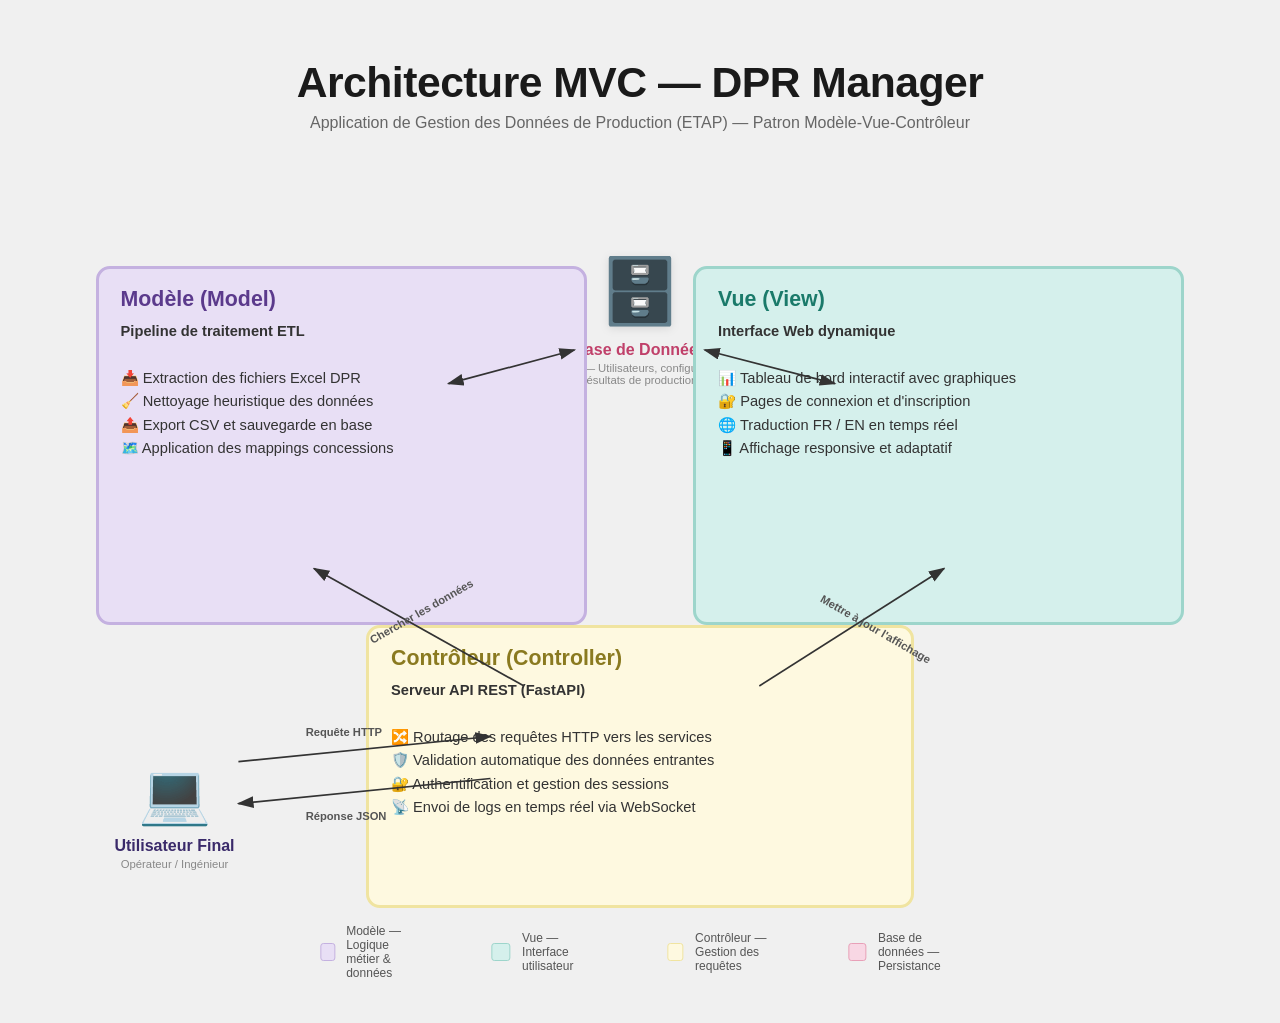
<file: docs/architecture_dpr.html>
<!DOCTYPE html>
<html lang="fr">
<head>
<meta charset="UTF-8">
<title>Architecture MVC — DPR Manager</title>
<style>
  @page { size: A3 landscape; margin: 20mm; }
  * { margin: 0; padding: 0; box-sizing: border-box; }
  body {
    font-family: 'Segoe UI', 'Helvetica Neue', Arial, sans-serif;
    background: #f0f0f0;
    display: flex; justify-content: center; align-items: center;
    min-height: 100vh;
    padding: 20px;
  }
  @media print {
    body { background: #f0f0f0; -webkit-print-color-adjust: exact; print-color-adjust: exact; }
  }

  .page {
    width: 390mm; height: 260mm;
    background: #f0f0f0;
    position: relative;
    overflow: hidden;
  }

  /* ── Title ──────────────── */
  .title {
    text-align: center;
    padding-top: 10mm;
    margin-bottom: 6mm;
  }
  .title h1 {
    font-size: 32pt; font-weight: 900; color: #1a1a1a;
    letter-spacing: -0.5px;
  }
  .title p {
    font-size: 12pt; color: #666; margin-top: 2mm;
    font-weight: 400;
  }

  /* ── Boxes ──────────────── */
  .box {
    position: absolute;
    border-radius: 14px;
    padding: 18px 22px;
    display: flex; flex-direction: column;
  }
  .box-label {
    font-size: 16pt; font-weight: 800;
    margin-bottom: 8px;
  }
  .box-content {
    font-size: 11pt; line-height: 1.6; color: #333;
  }
  .box-content strong { font-weight: 700; }

  /* Model box - purple */
  .model {
    top: 65mm; left: 20mm;
    width: 130mm; height: 95mm;
    background: #e8dff5;
    border: 3px solid #c4b1e0;
  }
  .model .box-label { color: #5b3a8c; }

  /* View box - teal */
  .view {
    top: 65mm; right: 20mm;
    width: 130mm; height: 95mm;
    background: #d5f0ec;
    border: 3px solid #9dd5cb;
  }
  .view .box-label { color: #1a7a6a; }

  /* Controller box - yellow */
  .controller {
    bottom: 25mm; left: 50%; transform: translateX(-50%);
    width: 145mm; height: 75mm;
    background: #fef9e0;
    border: 3px solid #f0e4a0;
  }
  .controller .box-label { color: #8a7a20; }

  /* Database icon area */
  .database {
    position: absolute;
    top: 62mm; left: 50%; transform: translateX(-50%);
    text-align: center;
  }
  .db-icon {
    font-size: 48pt;
    display: block;
    margin-bottom: 3mm;
    filter: drop-shadow(0 2px 4px rgba(0,0,0,0.1));
  }
  .db-label {
    font-size: 12pt; font-weight: 800; color: #c0406a;
  }
  .db-sub {
    font-size: 8.5pt; color: #888; max-width: 60mm;
    margin-top: 1mm;
  }

  /* End User */
  .end-user {
    position: absolute;
    bottom: 35mm; left: 25mm;
    text-align: center;
  }
  .user-icon {
    font-size: 44pt;
    display: block;
    margin-bottom: 2mm;
  }
  .user-label {
    font-size: 12pt; font-weight: 800; color: #3a2a6a;
  }
  .user-sub {
    font-size: 8.5pt; color: #888;
    margin-top: 1mm;
  }

  /* ── Arrows (SVG) ──────── */
  .arrows {
    position: absolute; top: 0; left: 0;
    width: 100%; height: 100%;
    pointer-events: none;
  }
  .arrows line, .arrows path {
    stroke: #333;
    stroke-width: 2;
    fill: none;
  }
  .arrows polygon {
    fill: #333;
  }
  .arrow-label {
    font-size: 10pt; fill: #555;
    font-family: 'Segoe UI', Arial, sans-serif;
    font-weight: 600;
  }

  /* ── Legend at bottom ───── */
  .legend {
    position: absolute;
    bottom: 6mm; left: 50%; transform: translateX(-50%);
    display: flex; gap: 20mm; align-items: center;
  }
  .legend-item {
    display: flex; align-items: center; gap: 3mm;
    font-size: 9pt; color: #555;
  }
  .legend-dot {
    width: 10mm; height: 5mm; border-radius: 3px;
    border: 1.5px solid rgba(0,0,0,0.15);
  }
</style>
</head>
<body>

<div class="page">
  <!-- Title -->
  <div class="title">
    <h1>Architecture MVC — DPR Manager</h1>
    <p>Application de Gestion des Données de Production (ETAP) — Patron Modèle-Vue-Contrôleur</p>
  </div>

  <!-- DATABASE -->
  <div class="database">
    <span class="db-icon">🗄️</span>
    <div class="db-label">Base de Données</div>
    <div class="db-sub">SQLite — Utilisateurs, configurations,<br>résultats de production</div>
  </div>

  <!-- MODEL -->
  <div class="box model">
    <div class="box-label">Modèle (Model)</div>
    <div class="box-content">
      <strong>Pipeline de traitement ETL</strong><br><br>
      📥 Extraction des fichiers Excel DPR<br>
      🧹 Nettoyage heuristique des données<br>
      📤 Export CSV et sauvegarde en base<br>
      🗺️ Application des mappings concessions
    </div>
  </div>

  <!-- VIEW -->
  <div class="box view">
    <div class="box-label">Vue (View)</div>
    <div class="box-content">
      <strong>Interface Web dynamique</strong><br><br>
      📊 Tableau de bord interactif avec graphiques<br>
      🔐 Pages de connexion et d'inscription<br>
      🌐 Traduction FR / EN en temps réel<br>
      📱 Affichage responsive et adaptatif
    </div>
  </div>

  <!-- CONTROLLER -->
  <div class="box controller">
    <div class="box-label">Contrôleur (Controller)</div>
    <div class="box-content">
      <strong>Serveur API REST (FastAPI)</strong><br><br>
      🔀 Routage des requêtes HTTP vers les services<br>
      🛡️ Validation automatique des données entrantes<br>
      🔐 Authentification et gestion des sessions<br>
      📡 Envoi de logs en temps réel via WebSocket
    </div>
  </div>

  <!-- END USER -->
  <div class="end-user">
    <span class="user-icon">💻</span>
    <div class="user-label">Utilisateur Final</div>
    <div class="user-sub">Opérateur / Ingénieur</div>
  </div>

  <!-- ARROWS -->
  <svg class="arrows" viewBox="0 0 1476 984" preserveAspectRatio="xMidYMid meet">
    <defs>
      <marker id="ah" markerWidth="10" markerHeight="7" refX="9" refY="3.5" orient="auto">
        <polygon points="0 0, 10 3.5, 0 7" fill="#333"/>
      </marker>
      <marker id="ah-rev" markerWidth="10" markerHeight="7" refX="1" refY="3.5" orient="auto">
        <polygon points="10 0, 0 3.5, 10 7" fill="#333"/>
      </marker>
    </defs>

    <!-- Model ←→ Database -->
    <line x1="510" y1="340" x2="660" y2="300" marker-end="url(#ah)" marker-start="url(#ah-rev)"/>

    <!-- Database ←→ View -->
    <line x1="815" y1="300" x2="970" y2="340" marker-end="url(#ah)" marker-start="url(#ah-rev)"/>

    <!-- Controller → Model (Fetch Data) -->
    <line x1="600" y1="700" x2="350" y2="560" marker-end="url(#ah)"/>
    <text class="arrow-label" x="420" y="650" transform="rotate(-30, 420, 650)">Chercher les données</text>

    <!-- Controller → View (Fetch Presentation) -->
    <line x1="880" y1="700" x2="1100" y2="560" marker-end="url(#ah)"/>
    <text class="arrow-label" x="930" y="620" transform="rotate(30, 980, 650)">Mettre à jour l'affichage</text>

    <!-- End User → Controller (Request) -->
    <line x1="260" y1="790" x2="560" y2="760" marker-end="url(#ah)"/>
    <text class="arrow-label" x="340" y="760">Requête HTTP</text>

    <!-- Controller → End User (Response) -->
    <line x1="560" y1="810" x2="260" y2="840" marker-end="url(#ah)"/>
    <text class="arrow-label" x="340" y="860">Réponse JSON</text>
  </svg>

  <!-- LEGEND -->
  <div class="legend">
    <div class="legend-item">
      <div class="legend-dot" style="background:#e8dff5;border-color:#c4b1e0"></div>
      Modèle — Logique métier & données
    </div>
    <div class="legend-item">
      <div class="legend-dot" style="background:#d5f0ec;border-color:#9dd5cb"></div>
      Vue — Interface utilisateur
    </div>
    <div class="legend-item">
      <div class="legend-dot" style="background:#fef9e0;border-color:#f0e4a0"></div>
      Contrôleur — Gestion des requêtes
    </div>
    <div class="legend-item">
      <div class="legend-dot" style="background:#f8d7e4;border-color:#e8a0b8"></div>
      Base de données — Persistance
    </div>
  </div>
</div>

</body>
</html>
</file>
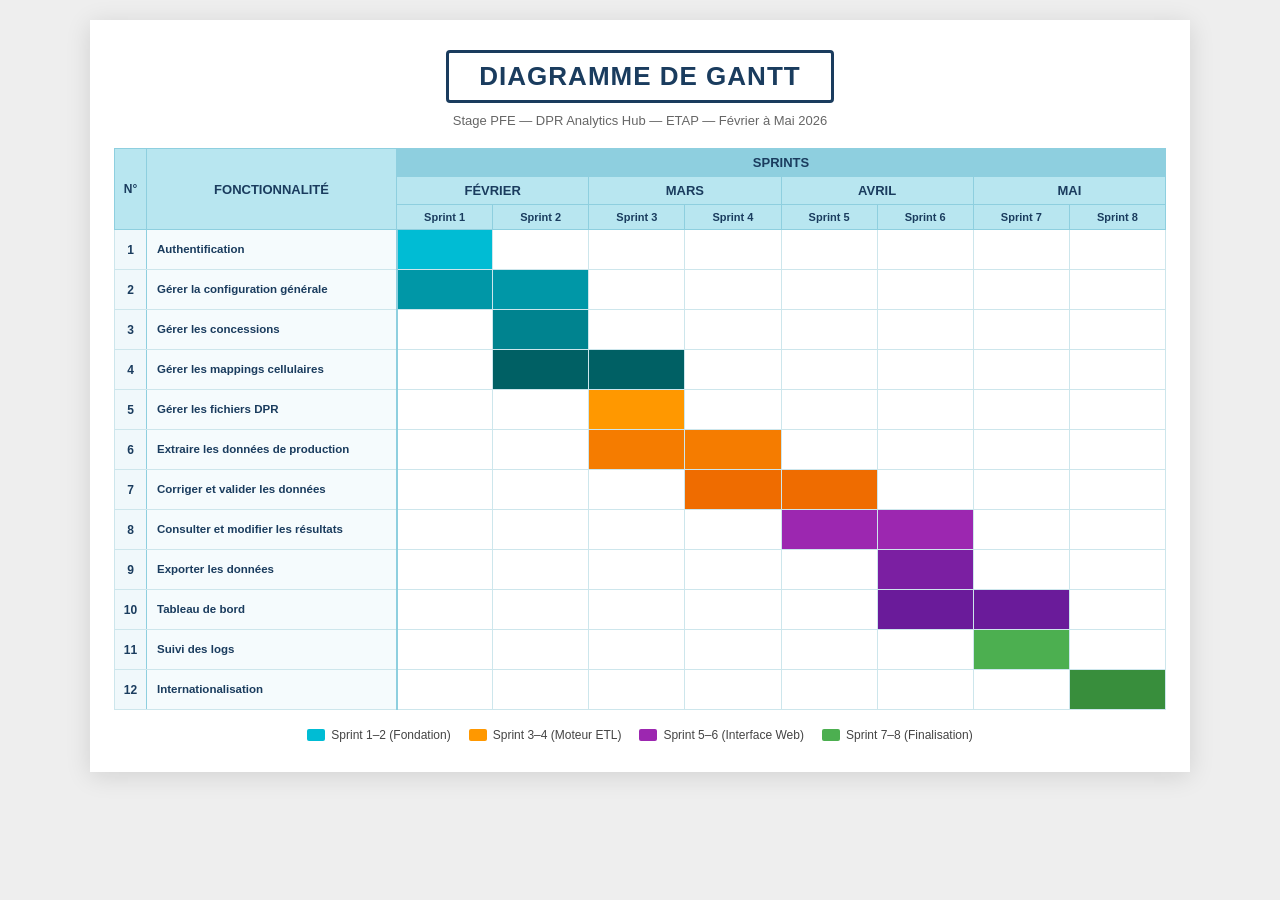
<file: docs/gantt_dpr.html>
<!DOCTYPE html>
<html lang="fr">
<head>
<meta charset="UTF-8">
<title>Diagramme de Gantt — DPR Analytics Hub</title>
<style>
  @page { size: A3 landscape; margin: 10mm; }
  * { margin: 0; padding: 0; box-sizing: border-box; }
  body {
    font-family: 'Segoe UI', Tahoma, Geneva, Verdana, sans-serif;
    background: #eee;
    display: flex;
    justify-content: center;
    padding: 20px;
  }
  .page {
    background: white;
    box-shadow: 0 4px 24px rgba(0,0,0,0.12);
    padding: 30px 24px;
    width: min(95vw, 1100px);
  }
  @media print {
    body { background: white; padding: 0; }
    .page { box-shadow: none; width: 100%; padding: 10mm; }
  }

  h1 {
    text-align: center;
    font-size: 26px;
    color: #1a3c5e;
    border: 3px solid #1a3c5e;
    display: inline-block;
    padding: 8px 30px;
    margin: 0 auto 6px;
    border-radius: 4px;
    letter-spacing: 1px;
  }
  .title-wrap { text-align: center; margin-bottom: 20px; }
  .subtitle { font-size: 13px; color: #666; margin-top: 4px; }

  table { width: 100%; border-collapse: collapse; font-size: 12px; table-layout: fixed; }

  thead th {
    background: #b8e6f0; color: #1a3c5e; font-weight: 700;
    border: 1.5px solid #8ecfdf; padding: 6px 2px;
    text-align: center; vertical-align: middle;
  }
  thead th.title-header { background: #8ecfdf; font-size: 13px; }
  thead th.month-header { font-size: 13px; font-weight: 800; }
  thead th.sprint-header { font-size: 11px; font-weight: 600; width: 70px; min-width: 70px; }
  thead th.num-header { width: 32px; min-width: 32px; font-size: 12px; }
  thead th.act-header { width: 250px; min-width: 250px; font-size: 13px; }

  tbody td {
    border: 1px solid #cde6ec; padding: 0; height: 40px;
    vertical-align: middle; text-align: center;
  }
  tbody td.num {
    font-size: 12px; font-weight: 700; color: #1a3c5e;
    background: #f0f8fb; border-right: 1px solid #8ecfdf;
  }
  tbody td.activity {
    text-align: left; padding: 6px 10px; font-size: 11.5px;
    font-weight: 600; color: #1a3c5e; background: #f5fbfd;
    line-height: 1.35; border-right: 2px solid #8ecfdf;
  }

  /* Phase colors — same color family per phase */
  .bar-p1a { background: #00BCD4; }
  .bar-p1b { background: #0097A7; }
  .bar-p1c { background: #00838F; }
  .bar-p1d { background: #006064; }
  .bar-p2a { background: #FF9800; }
  .bar-p2b { background: #F57C00; }
  .bar-p2c { background: #EF6C00; }
  .bar-p3a { background: #9C27B0; }
  .bar-p3b { background: #7B1FA2; }
  .bar-p3c { background: #6A1B9A; }
  .bar-p3d { background: #4A148C; }
  .bar-p3e { background: #E91E63; }
  .bar-p4a { background: #4CAF50; }
  .bar-p4b { background: #388E3C; }
  .bar-p4c { background: #2E7D32; }

  .legend {
    margin-top: 18px; display: flex; gap: 18px;
    justify-content: center; flex-wrap: wrap; font-size: 12px; color: #444;
  }
  .legend-item { display: flex; align-items: center; gap: 6px; }
  .legend-box { width: 18px; height: 12px; border-radius: 2px; display: inline-block; }
</style>
</head>
<body>
<div class="page">

  <div class="title-wrap">
    <h1>DIAGRAMME DE GANTT</h1>
    <div class="subtitle">Stage PFE — DPR Analytics Hub — ETAP — Février à Mai 2026</div>
  </div>

  <table>
    <thead>
      <tr>
        <th class="num-header" rowspan="3">N°</th>
        <th class="act-header" rowspan="3">FONCTIONNALITÉ</th>
        <th class="title-header" colspan="8">SPRINTS</th>
      </tr>
      <tr>
        <th class="month-header" colspan="2">FÉVRIER</th>
        <th class="month-header" colspan="2">MARS</th>
        <th class="month-header" colspan="2">AVRIL</th>
        <th class="month-header" colspan="2">MAI</th>
      </tr>
      <tr>
        <th class="sprint-header">Sprint 1</th>
        <th class="sprint-header">Sprint 2</th>
        <th class="sprint-header">Sprint 3</th>
        <th class="sprint-header">Sprint 4</th>
        <th class="sprint-header">Sprint 5</th>
        <th class="sprint-header">Sprint 6</th>
        <th class="sprint-header">Sprint 7</th>
        <th class="sprint-header">Sprint 8</th>
      </tr>
    </thead>
    <tbody>

      <!-- ══ 1. Authentification → S1 ══ -->
      <tr>
        <td class="num">1</td>
        <td class="activity">Authentification</td>
        <td class="bar-p1a"></td>
        <td></td><td></td><td></td><td></td><td></td><td></td><td></td>
      </tr>

      <!-- ══ 2. Configuration générale → S1-S2 ══ -->
      <tr>
        <td class="num">2</td>
        <td class="activity">Gérer la configuration générale</td>
        <td class="bar-p1b"></td>
        <td class="bar-p1b"></td>
        <td></td><td></td><td></td><td></td><td></td><td></td>
      </tr>

      <!-- ══ 3. Concessions → S2 ══ -->
      <tr>
        <td class="num">3</td>
        <td class="activity">Gérer les concessions</td>
        <td></td>
        <td class="bar-p1c"></td>
        <td></td><td></td><td></td><td></td><td></td><td></td>
      </tr>

      <!-- ══ 4. Mappings cellulaires → S2-S3 ══ -->
      <tr>
        <td class="num">4</td>
        <td class="activity">Gérer les mappings cellulaires</td>
        <td></td>
        <td class="bar-p1d"></td>
        <td class="bar-p1d"></td>
        <td></td><td></td><td></td><td></td><td></td>
      </tr>

      <!-- ══ 5. Fichiers DPR → S3 ══ -->
      <tr>
        <td class="num">5</td>
        <td class="activity">Gérer les fichiers DPR</td>
        <td></td><td></td>
        <td class="bar-p2a"></td>
        <td></td><td></td><td></td><td></td><td></td>
      </tr>

      <!-- ══ 6. Extraction → S3-S4 ══ -->
      <tr>
        <td class="num">6</td>
        <td class="activity">Extraire les données de production</td>
        <td></td><td></td>
        <td class="bar-p2b"></td>
        <td class="bar-p2b"></td>
        <td></td><td></td><td></td><td></td>
      </tr>

      <!-- ══ 7. Correction → S4-S5 ══ -->
      <tr>
        <td class="num">7</td>
        <td class="activity">Corriger et valider les données</td>
        <td></td><td></td><td></td>
        <td class="bar-p2c"></td>
        <td class="bar-p2c"></td>
        <td></td><td></td><td></td>
      </tr>

      <!-- ══ 8. Résultats → S5-S6 ══ -->
      <tr>
        <td class="num">8</td>
        <td class="activity">Consulter et modifier les résultats</td>
        <td></td><td></td><td></td><td></td>
        <td class="bar-p3a"></td>
        <td class="bar-p3a"></td>
        <td></td><td></td>
      </tr>

      <!-- ══ 9. Export → S6 ══ -->
      <tr>
        <td class="num">9</td>
        <td class="activity">Exporter les données</td>
        <td></td><td></td><td></td><td></td><td></td>
        <td class="bar-p3b"></td>
        <td></td><td></td>
      </tr>

      <!-- ══ 10. Dashboard → S6-S7 ══ -->
      <tr>
        <td class="num">10</td>
        <td class="activity">Tableau de bord</td>
        <td></td><td></td><td></td><td></td><td></td>
        <td class="bar-p3c"></td>
        <td class="bar-p3c"></td>
        <td></td>
      </tr>

      <!-- ══ 11. Logs → S7 ══ -->
      <tr>
        <td class="num">11</td>
        <td class="activity">Suivi des logs</td>
        <td></td><td></td><td></td><td></td><td></td><td></td>
        <td class="bar-p4a"></td>
        <td></td>
      </tr>

      <!-- ══ 12. i18n → S8 ══ -->
      <tr>
        <td class="num">12</td>
        <td class="activity">Internationalisation</td>
        <td></td><td></td><td></td><td></td><td></td><td></td><td></td>
        <td class="bar-p4b"></td>
      </tr>

    </tbody>
  </table>

  <div class="legend">
    <div class="legend-item"><div class="legend-box" style="background:#00BCD4"></div> Sprint 1–2 (Fondation)</div>
    <div class="legend-item"><div class="legend-box" style="background:#FF9800"></div> Sprint 3–4 (Moteur ETL)</div>
    <div class="legend-item"><div class="legend-box" style="background:#9C27B0"></div> Sprint 5–6 (Interface Web)</div>
    <div class="legend-item"><div class="legend-box" style="background:#4CAF50"></div> Sprint 7–8 (Finalisation)</div>
  </div>

</div>
</body>
</html>
</file>
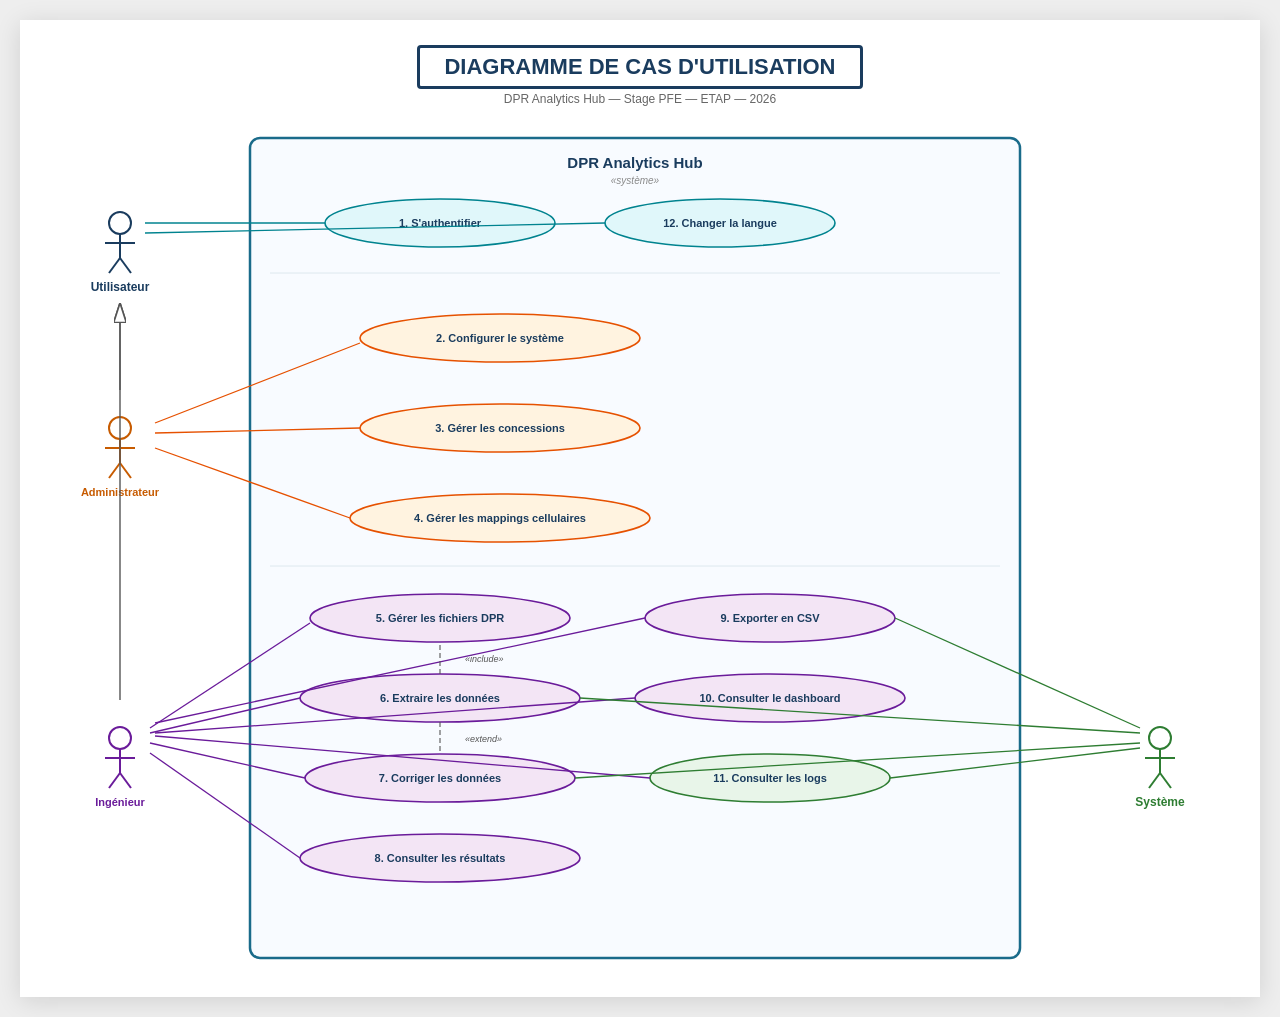
<file: docs/use_case_dpr.html>
<!DOCTYPE html>
<html lang="fr">
<head>
<meta charset="UTF-8">
<title>Diagramme de Cas d'Utilisation — DPR Analytics Hub</title>
<style>
  @page { size: A3 landscape; margin: 8mm; }
  * { margin: 0; padding: 0; box-sizing: border-box; }
  body {
    font-family: 'Segoe UI', Tahoma, Geneva, Verdana, sans-serif;
    background: #eee;
    display: flex; justify-content: center; padding: 20px;
  }
  .page {
    background: white;
    box-shadow: 0 4px 24px rgba(0,0,0,0.12);
    padding: 25px 20px; display: inline-block;
  }
  @media print {
    body { background: white; padding: 0; }
    .page { box-shadow: none; padding: 8mm; }
  }
  h1 {
    text-align: center; font-size: 22px; color: #1a3c5e;
    border: 3px solid #1a3c5e; display: inline-block;
    padding: 6px 24px; border-radius: 4px;
  }
  .title-wrap { text-align: center; margin-bottom: 12px; }
  .subtitle { font-size: 12px; color: #666; margin-top: 3px; }
</style>
</head>
<body>
<div class="page">
  <div class="title-wrap">
    <h1>DIAGRAMME DE CAS D'UTILISATION</h1>
    <div class="subtitle">DPR Analytics Hub — Stage PFE — ETAP — 2026</div>
  </div>

<svg width="1200" height="850" viewBox="0 0 1200 850" xmlns="http://www.w3.org/2000/svg" font-family="Segoe UI, Tahoma, sans-serif">
  <defs>
    <marker id="tri" markerWidth="14" markerHeight="9" refX="14" refY="4.5" orient="auto">
      <polygon points="0 0, 14 4.5, 0 9" fill="white" stroke="#555" stroke-width="1.2"/>
    </marker>
  </defs>

  <!-- ══════════════════════════════════════════ -->
  <!--          SYSTEM BOUNDARY                   -->
  <!-- ══════════════════════════════════════════ -->
  <rect x="210" y="20" width="770" height="820" rx="10" ry="10"
        fill="#f8fbff" stroke="#1a6b8a" stroke-width="2.5"/>
  <text x="595" y="50" text-anchor="middle" font-size="15" font-weight="800" fill="#1a3c5e">
    DPR Analytics Hub
  </text>
  <text x="595" y="66" text-anchor="middle" font-size="10" fill="#888" font-style="italic">«système»</text>

  <!-- ══════════════════════════════════════════ -->
  <!--           ACTORS (LEFT SIDE)               -->
  <!-- ══════════════════════════════════════════ -->

  <!-- ─── Utilisateur ─── Y center = 130 -->
  <g transform="translate(80, 105)">
    <circle cx="0" cy="0" r="11" fill="none" stroke="#1a3c5e" stroke-width="2"/>
    <line x1="0" y1="11" x2="0" y2="35" stroke="#1a3c5e" stroke-width="2"/>
    <line x1="-15" y1="20" x2="15" y2="20" stroke="#1a3c5e" stroke-width="2"/>
    <line x1="0" y1="35" x2="-11" y2="50" stroke="#1a3c5e" stroke-width="2"/>
    <line x1="0" y1="35" x2="11" y2="50" stroke="#1a3c5e" stroke-width="2"/>
    <text x="0" y="68" text-anchor="middle" font-size="12" font-weight="700" fill="#1a3c5e">Utilisateur</text>
  </g>

  <!-- ─── Administrateur ─── Y center = 330 -->
  <g transform="translate(80, 310)">
    <circle cx="0" cy="0" r="11" fill="none" stroke="#c75b00" stroke-width="2"/>
    <line x1="0" y1="11" x2="0" y2="35" stroke="#c75b00" stroke-width="2"/>
    <line x1="-15" y1="20" x2="15" y2="20" stroke="#c75b00" stroke-width="2"/>
    <line x1="0" y1="35" x2="-11" y2="50" stroke="#c75b00" stroke-width="2"/>
    <line x1="0" y1="35" x2="11" y2="50" stroke="#c75b00" stroke-width="2"/>
    <text x="0" y="68" text-anchor="middle" font-size="11" font-weight="700" fill="#c75b00">Administrateur</text>
  </g>

  <!-- ─── Ingénieur ─── Y center = 640 -->
  <g transform="translate(80, 620)">
    <circle cx="0" cy="0" r="11" fill="none" stroke="#6a1b9a" stroke-width="2"/>
    <line x1="0" y1="11" x2="0" y2="35" stroke="#6a1b9a" stroke-width="2"/>
    <line x1="-15" y1="20" x2="15" y2="20" stroke="#6a1b9a" stroke-width="2"/>
    <line x1="0" y1="35" x2="-11" y2="50" stroke="#6a1b9a" stroke-width="2"/>
    <line x1="0" y1="35" x2="11" y2="50" stroke="#6a1b9a" stroke-width="2"/>
    <text x="0" y="68" text-anchor="middle" font-size="11" font-weight="700" fill="#6a1b9a">Ingénieur</text>
  </g>

  <!-- ═══ Generalization ═══ -->
  <line x1="80" y1="272" x2="80" y2="185" stroke="#555" stroke-width="1.4" marker-end="url(#tri)"/>
  <line x1="80" y1="582" x2="80" y2="185" stroke="#555" stroke-width="1.4" marker-end="url(#tri)"/>

  <!-- ══════════════════════════════════════════ -->
  <!--           ACTOR (RIGHT SIDE)               -->
  <!-- ══════════════════════════════════════════ -->

  <!-- ─── Système ─── Y center = 640 -->
  <g transform="translate(1120, 620)">
    <circle cx="0" cy="0" r="11" fill="none" stroke="#2e7d32" stroke-width="2"/>
    <line x1="0" y1="11" x2="0" y2="35" stroke="#2e7d32" stroke-width="2"/>
    <line x1="-15" y1="20" x2="15" y2="20" stroke="#2e7d32" stroke-width="2"/>
    <line x1="0" y1="35" x2="-11" y2="50" stroke="#2e7d32" stroke-width="2"/>
    <line x1="0" y1="35" x2="11" y2="50" stroke="#2e7d32" stroke-width="2"/>
    <text x="0" y="68" text-anchor="middle" font-size="12" font-weight="700" fill="#2e7d32">Système</text>
  </g>

  <!-- ══════════════════════════════════════════ -->
  <!--    ZONE 1 — Utilisateur (Y: 85–195)        -->
  <!-- ══════════════════════════════════════════ -->

  <ellipse cx="400" cy="105" rx="115" ry="24" fill="#e0f7fa" stroke="#00838f" stroke-width="1.6"/>
  <text x="400" y="109" text-anchor="middle" font-size="11" font-weight="600" fill="#1a3c5e">1. S'authentifier</text>

  <ellipse cx="680" cy="105" rx="115" ry="24" fill="#e0f7fa" stroke="#00838f" stroke-width="1.6"/>
  <text x="680" y="109" text-anchor="middle" font-size="11" font-weight="600" fill="#1a3c5e">12. Changer la langue</text>

  <!-- Separator line -->
  <line x1="230" y1="155" x2="960" y2="155" stroke="#dde8ee" stroke-width="1"/>

  <!-- ══════════════════════════════════════════ -->
  <!--    ZONE 2 — Administrateur (Y: 195–430)    -->
  <!-- ══════════════════════════════════════════ -->

  <ellipse cx="460" cy="220" rx="140" ry="24" fill="#fff3e0" stroke="#e65100" stroke-width="1.6"/>
  <text x="460" y="224" text-anchor="middle" font-size="11" font-weight="600" fill="#1a3c5e">2. Configurer le système</text>

  <ellipse cx="460" cy="310" rx="140" ry="24" fill="#fff3e0" stroke="#e65100" stroke-width="1.6"/>
  <text x="460" y="314" text-anchor="middle" font-size="11" font-weight="600" fill="#1a3c5e">3. Gérer les concessions</text>

  <ellipse cx="460" cy="400" rx="150" ry="24" fill="#fff3e0" stroke="#e65100" stroke-width="1.6"/>
  <text x="460" y="404" text-anchor="middle" font-size="11" font-weight="600" fill="#1a3c5e">4. Gérer les mappings cellulaires</text>

  <!-- Separator line -->
  <line x1="230" y1="448" x2="960" y2="448" stroke="#dde8ee" stroke-width="1"/>

  <!-- ══════════════════════════════════════════ -->
  <!--    ZONE 3 — Ingénieur (Y: 448–830)        -->
  <!--    2 columns to spread things out          -->
  <!-- ══════════════════════════════════════════ -->

  <!-- LEFT COLUMN -->
  <ellipse cx="400" cy="500" rx="130" ry="24" fill="#f3e5f5" stroke="#6a1b9a" stroke-width="1.6"/>
  <text x="400" y="504" text-anchor="middle" font-size="11" font-weight="600" fill="#1a3c5e">5. Gérer les fichiers DPR</text>

  <ellipse cx="400" cy="580" rx="140" ry="24" fill="#f3e5f5" stroke="#6a1b9a" stroke-width="1.6"/>
  <text x="400" y="584" text-anchor="middle" font-size="11" font-weight="600" fill="#1a3c5e">6. Extraire les données</text>

  <ellipse cx="400" cy="660" rx="135" ry="24" fill="#f3e5f5" stroke="#6a1b9a" stroke-width="1.6"/>
  <text x="400" y="664" text-anchor="middle" font-size="11" font-weight="600" fill="#1a3c5e">7. Corriger les données</text>

  <ellipse cx="400" cy="740" rx="140" ry="24" fill="#f3e5f5" stroke="#6a1b9a" stroke-width="1.6"/>
  <text x="400" y="744" text-anchor="middle" font-size="11" font-weight="600" fill="#1a3c5e">8. Consulter les résultats</text>

  <!-- RIGHT COLUMN -->
  <ellipse cx="730" cy="500" rx="125" ry="24" fill="#f3e5f5" stroke="#6a1b9a" stroke-width="1.6"/>
  <text x="730" y="504" text-anchor="middle" font-size="11" font-weight="600" fill="#1a3c5e">9. Exporter en CSV</text>

  <ellipse cx="730" cy="580" rx="135" ry="24" fill="#f3e5f5" stroke="#6a1b9a" stroke-width="1.6"/>
  <text x="730" y="584" text-anchor="middle" font-size="11" font-weight="600" fill="#1a3c5e">10. Consulter le dashboard</text>

  <ellipse cx="730" cy="660" rx="120" ry="24" fill="#e8f5e9" stroke="#2e7d32" stroke-width="1.6"/>
  <text x="730" y="664" text-anchor="middle" font-size="11" font-weight="600" fill="#1a3c5e">11. Consulter les logs</text>

  <!-- ══════════════════════════════════════════ -->
  <!--         ASSOCIATION LINES                   -->
  <!-- ══════════════════════════════════════════ -->

  <!-- Utilisateur → UC1 (horizontal) -->
  <line x1="105" y1="105" x2="285" y2="105" stroke="#00838f" stroke-width="1.3"/>
  <!-- Utilisateur → UC12 -->
  <line x1="105" y1="115" x2="565" y2="105" stroke="#00838f" stroke-width="1.3"/>

  <!-- Admin → UC2 -->
  <line x1="115" y1="305" x2="320" y2="225" stroke="#e65100" stroke-width="1.3"/>
  <!-- Admin → UC3 -->
  <line x1="115" y1="315" x2="320" y2="310" stroke="#e65100" stroke-width="1.3"/>
  <!-- Admin → UC4 -->
  <line x1="115" y1="330" x2="310" y2="400" stroke="#e65100" stroke-width="1.3"/>

  <!-- Ingénieur → UC5 -->
  <line x1="110" y1="610" x2="270" y2="505" stroke="#6a1b9a" stroke-width="1.3"/>
  <!-- Ingénieur → UC6 -->
  <line x1="110" y1="615" x2="260" y2="580" stroke="#6a1b9a" stroke-width="1.3"/>
  <!-- Ingénieur → UC7 -->
  <line x1="110" y1="625" x2="265" y2="660" stroke="#6a1b9a" stroke-width="1.3"/>
  <!-- Ingénieur → UC8 -->
  <line x1="110" y1="635" x2="260" y2="740" stroke="#6a1b9a" stroke-width="1.3"/>
  <!-- Ingénieur → UC9 -->
  <line x1="115" y1="605" x2="605" y2="500" stroke="#6a1b9a" stroke-width="1.3" stroke-dasharray="none"/>
  <!-- Ingénieur → UC10 -->
  <line x1="115" y1="615" x2="595" y2="580" stroke="#6a1b9a" stroke-width="1.3"/>
  <!-- Ingénieur → UC11 -->
  <line x1="115" y1="618" x2="610" y2="660" stroke="#6a1b9a" stroke-width="1.3"/>

  <!-- Système → UC6 -->
  <line x1="1100" y1="615" x2="540" y2="580" stroke="#2e7d32" stroke-width="1.3"/>
  <!-- Système → UC7 -->
  <line x1="1100" y1="625" x2="535" y2="660" stroke="#2e7d32" stroke-width="1.3"/>
  <!-- Système → UC9 -->
  <line x1="1100" y1="610" x2="855" y2="500" stroke="#2e7d32" stroke-width="1.3"/>
  <!-- Système → UC11 -->
  <line x1="1100" y1="630" x2="850" y2="660" stroke="#2e7d32" stroke-width="1.3"/>

  <!-- ══════════════════════════════════════════ -->
  <!--     INCLUDE / EXTEND (dashed)              -->
  <!-- ══════════════════════════════════════════ -->

  <!-- UC6 «include» UC5 -->
  <line x1="400" y1="556" x2="400" y2="524" stroke="#555" stroke-width="1.1" stroke-dasharray="5,3"/>
  <text x="425" y="544" font-size="9" fill="#555" font-style="italic">«include»</text>

  <!-- UC7 «extend» UC6 -->
  <line x1="400" y1="604" x2="400" y2="636" stroke="#555" stroke-width="1.1" stroke-dasharray="5,3"/>
  <text x="425" y="624" font-size="9" fill="#555" font-style="italic">«extend»</text>

</svg>
</div>
</body>
</html>
</file>
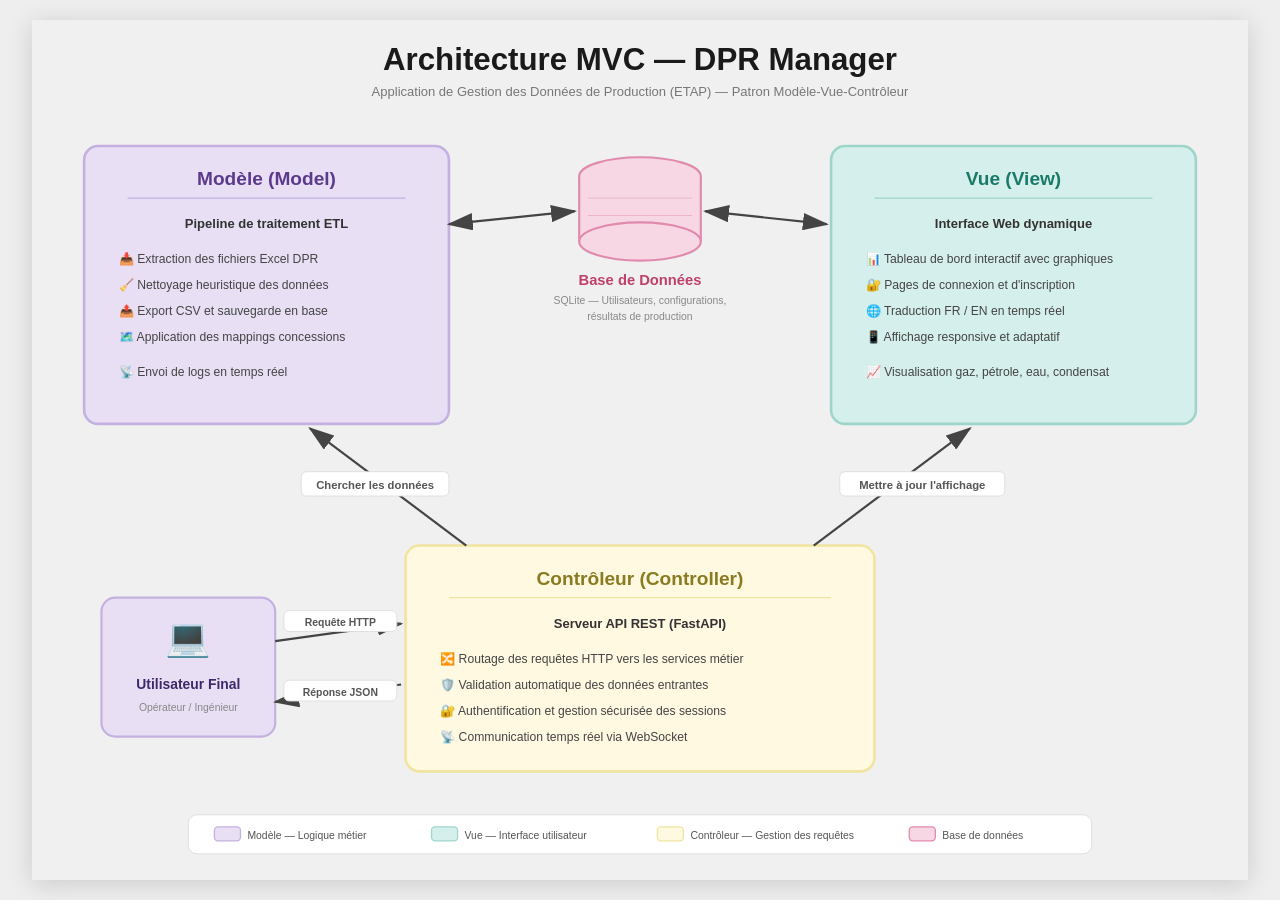
<file: static/architecture_dpr.html>
<!DOCTYPE html>
<html lang="fr">
<head>
<meta charset="UTF-8">
<title>Architecture MVC — DPR Manager</title>
<style>
  @page { size: A3 landscape; margin: 10mm; }
  * { margin: 0; padding: 0; box-sizing: border-box; }
  body {
    background: #eee;
    display: flex; justify-content: center; align-items: center;
    min-height: 100vh; padding: 10px;
  }
  @media print {
    body { background: white; }
    .page { box-shadow: none; }
  }
  .page {
    background: #f0f0f0;
    box-shadow: 0 4px 24px rgba(0,0,0,0.15);
    display: flex; justify-content: center; align-items: center;
    aspect-ratio: 1.414;
    width: min(95vw, 1400px);
  }
  svg { width: 100%; height: 100%; }
  @media print {
    .page { width: 100%; box-shadow: none; }
    svg { -webkit-print-color-adjust: exact; print-color-adjust: exact; }
  }
</style>
</head>
<body>
<div class="page">
<svg viewBox="0 0 1400 980" xmlns="http://www.w3.org/2000/svg" font-family="Segoe UI, Helvetica, Arial, sans-serif">

  <!-- ═══════ DEFS ═══════ -->
  <defs>
    <marker id="arrow" markerWidth="12" markerHeight="8" refX="11" refY="4" orient="auto">
      <path d="M0,0 L12,4 L0,8 Z" fill="#444"/>
    </marker>
    <marker id="arrow-rev" markerWidth="12" markerHeight="8" refX="1" refY="4" orient="auto">
      <path d="M12,0 L0,4 L12,8 Z" fill="#444"/>
    </marker>
  </defs>

  <!-- ═══════ TITLE ═══════ -->
  <text x="700" y="52" text-anchor="middle" font-size="36" font-weight="900" fill="#1a1a1a">Architecture MVC — DPR Manager</text>
  <text x="700" y="82" text-anchor="middle" font-size="15" fill="#777">Application de Gestion des Données de Production (ETAP) — Patron Modèle-Vue-Contrôleur</text>

  <!-- ═══════════════════════════════════════════════════════ -->
  <!-- MODEL BOX (top-left) -->
  <!-- ═══════════════════════════════════════════════════════ -->
  <rect x="60" y="140" width="420" height="320" rx="16" fill="#E8DFF5" stroke="#C4B1E0" stroke-width="3"/>
  <text x="270" y="185" text-anchor="middle" font-size="22" font-weight="800" fill="#5B3A8C">Modèle (Model)</text>
  <line x1="110" y1="200" x2="430" y2="200" stroke="#C4B1E0" stroke-width="1.5"/>
  <text x="270" y="235" text-anchor="middle" font-size="15" font-weight="700" fill="#333">Pipeline de traitement ETL</text>
  <text x="100" y="275" font-size="14" fill="#444">📥  Extraction des fichiers Excel DPR</text>
  <text x="100" y="305" font-size="14" fill="#444">🧹  Nettoyage heuristique des données</text>
  <text x="100" y="335" font-size="14" fill="#444">📤  Export CSV et sauvegarde en base</text>
  <text x="100" y="365" font-size="14" fill="#444">🗺️  Application des mappings concessions</text>
  <text x="100" y="405" font-size="14" fill="#444">📡  Envoi de logs en temps réel</text>

  <!-- ═══════════════════════════════════════════════════════ -->
  <!-- VIEW BOX (top-right) -->
  <!-- ═══════════════════════════════════════════════════════ -->
  <rect x="920" y="140" width="420" height="320" rx="16" fill="#D5F0EC" stroke="#9DD5CB" stroke-width="3"/>
  <text x="1130" y="185" text-anchor="middle" font-size="22" font-weight="800" fill="#1A7A6A">Vue (View)</text>
  <line x1="970" y1="200" x2="1290" y2="200" stroke="#9DD5CB" stroke-width="1.5"/>
  <text x="1130" y="235" text-anchor="middle" font-size="15" font-weight="700" fill="#333">Interface Web dynamique</text>
  <text x="960" y="275" font-size="14" fill="#444">📊  Tableau de bord interactif avec graphiques</text>
  <text x="960" y="305" font-size="14" fill="#444">🔐  Pages de connexion et d'inscription</text>
  <text x="960" y="335" font-size="14" fill="#444">🌐  Traduction FR / EN en temps réel</text>
  <text x="960" y="365" font-size="14" fill="#444">📱  Affichage responsive et adaptatif</text>
  <text x="960" y="405" font-size="14" fill="#444">📈  Visualisation gaz, pétrole, eau, condensat</text>

  <!-- ═══════════════════════════════════════════════════════ -->
  <!-- DATABASE (top-center) -->
  <!-- ═══════════════════════════════════════════════════════ -->
  <!-- Cylinder shape -->
  <ellipse cx="700" cy="175" rx="70" ry="22" fill="#F8D7E4" stroke="#E08AAE" stroke-width="2.5"/>
  <rect x="630" y="175" width="140" height="75" fill="#F8D7E4" stroke="none"/>
  <line x1="630" y1="175" x2="630" y2="250" stroke="#E08AAE" stroke-width="2.5"/>
  <line x1="770" y1="175" x2="770" y2="250" stroke="#E08AAE" stroke-width="2.5"/>
  <ellipse cx="700" cy="250" rx="70" ry="22" fill="#F8D7E4" stroke="#E08AAE" stroke-width="2.5"/>
  <!-- DB icon lines inside -->
  <line x1="640" y1="200" x2="760" y2="200" stroke="#E08AAE" stroke-width="1" opacity="0.5"/>
  <line x1="640" y1="220" x2="760" y2="220" stroke="#E08AAE" stroke-width="1" opacity="0.5"/>
  <!-- DB label -->
  <text x="700" y="300" text-anchor="middle" font-size="17" font-weight="800" fill="#C0406A">Base de Données</text>
  <text x="700" y="322" text-anchor="middle" font-size="12" fill="#888">SQLite — Utilisateurs, configurations,</text>
  <text x="700" y="340" text-anchor="middle" font-size="12" fill="#888">résultats de production</text>

  <!-- ═══════════════════════════════════════════════════════ -->
  <!-- CONTROLLER BOX (bottom-center) -->
  <!-- ═══════════════════════════════════════════════════════ -->
  <rect x="430" y="600" width="540" height="260" rx="16" fill="#FEF9E0" stroke="#F0E4A0" stroke-width="3"/>
  <text x="700" y="645" text-anchor="middle" font-size="22" font-weight="800" fill="#8A7A20">Contrôleur (Controller)</text>
  <line x1="480" y1="660" x2="920" y2="660" stroke="#F0E4A0" stroke-width="1.5"/>
  <text x="700" y="695" text-anchor="middle" font-size="15" font-weight="700" fill="#333">Serveur API REST (FastAPI)</text>
  <text x="470" y="735" font-size="14" fill="#444">🔀  Routage des requêtes HTTP vers les services métier</text>
  <text x="470" y="765" font-size="14" fill="#444">🛡️  Validation automatique des données entrantes</text>
  <text x="470" y="795" font-size="14" fill="#444">🔐  Authentification et gestion sécurisée des sessions</text>
  <text x="470" y="825" font-size="14" fill="#444">📡  Communication temps réel via WebSocket</text>

  <!-- ═══════════════════════════════════════════════════════ -->
  <!-- END USER (bottom-left) -->
  <!-- ═══════════════════════════════════════════════════════ -->
  <rect x="80" y="660" width="200" height="160" rx="16" fill="#E8DFF5" stroke="#C4B1E0" stroke-width="2.5"/>
  <text x="180" y="720" text-anchor="middle" font-size="42">💻</text>
  <text x="180" y="765" text-anchor="middle" font-size="16" font-weight="800" fill="#3A2A6A">Utilisateur Final</text>
  <text x="180" y="790" text-anchor="middle" font-size="12" fill="#888">Opérateur / Ingénieur</text>

  <!-- ═══════════════════════════════════════════════════════ -->
  <!-- ARROWS -->
  <!-- ═══════════════════════════════════════════════════════ -->

  <!-- Model ←→ Database -->
  <line x1="480" y1="230" x2="625" y2="215" stroke="#444" stroke-width="2.5" marker-end="url(#arrow)" marker-start="url(#arrow-rev)"/>

  <!-- Database ←→ View -->
  <line x1="775" y1="215" x2="915" y2="230" stroke="#444" stroke-width="2.5" marker-end="url(#arrow)" marker-start="url(#arrow-rev)"/>

  <!-- Controller → Model : Fetch Data -->
  <line x1="500" y1="600" x2="320" y2="465" stroke="#444" stroke-width="2.5" marker-end="url(#arrow)"/>
  <rect x="310" y="515" width="170" height="28" rx="6" fill="white" stroke="#ddd" stroke-width="1"/>
  <text x="395" y="535" text-anchor="middle" font-size="13" font-weight="600" fill="#555">Chercher les données</text>

  <!-- Controller → View : Fetch Presentation -->
  <line x1="900" y1="600" x2="1080" y2="465" stroke="#444" stroke-width="2.5" marker-end="url(#arrow)"/>
  <rect x="930" y="515" width="190" height="28" rx="6" fill="white" stroke="#ddd" stroke-width="1"/>
  <text x="1025" y="535" text-anchor="middle" font-size="13" font-weight="600" fill="#555">Mettre à jour l'affichage</text>

  <!-- End User → Controller : Request -->
  <line x1="280" y1="710" x2="425" y2="690" stroke="#444" stroke-width="2.5" marker-end="url(#arrow)"/>
  <rect x="290" y="675" width="130" height="24" rx="6" fill="white" stroke="#ddd" stroke-width="1"/>
  <text x="355" y="693" text-anchor="middle" font-size="12" font-weight="600" fill="#555">Requête HTTP</text>

  <!-- Controller → End User : Response -->
  <line x1="425" y1="760" x2="280" y2="780" stroke="#444" stroke-width="2.5" marker-end="url(#arrow)"/>
  <rect x="290" y="755" width="130" height="24" rx="6" fill="white" stroke="#ddd" stroke-width="1"/>
  <text x="355" y="773" text-anchor="middle" font-size="12" font-weight="600" fill="#555">Réponse JSON</text>

  <!-- ═══════════════════════════════════════════════════════ -->
  <!-- LEGEND -->
  <!-- ═══════════════════════════════════════════════════════ -->
  <rect x="180" y="910" width="1040" height="45" rx="10" fill="white" stroke="#ddd" stroke-width="1"/>
  
  <rect x="210" y="924" width="30" height="16" rx="4" fill="#E8DFF5" stroke="#C4B1E0" stroke-width="1.5"/>
  <text x="248" y="938" font-size="12" fill="#555">Modèle — Logique métier</text>
  
  <rect x="460" y="924" width="30" height="16" rx="4" fill="#D5F0EC" stroke="#9DD5CB" stroke-width="1.5"/>
  <text x="498" y="938" font-size="12" fill="#555">Vue — Interface utilisateur</text>
  
  <rect x="720" y="924" width="30" height="16" rx="4" fill="#FEF9E0" stroke="#F0E4A0" stroke-width="1.5"/>
  <text x="758" y="938" font-size="12" fill="#555">Contrôleur — Gestion des requêtes</text>
  
  <rect x="1010" y="924" width="30" height="16" rx="4" fill="#F8D7E4" stroke="#E08AAE" stroke-width="1.5"/>
  <text x="1048" y="938" font-size="12" fill="#555">Base de données</text>

</svg>
</div>
</body>
</html>
</file>
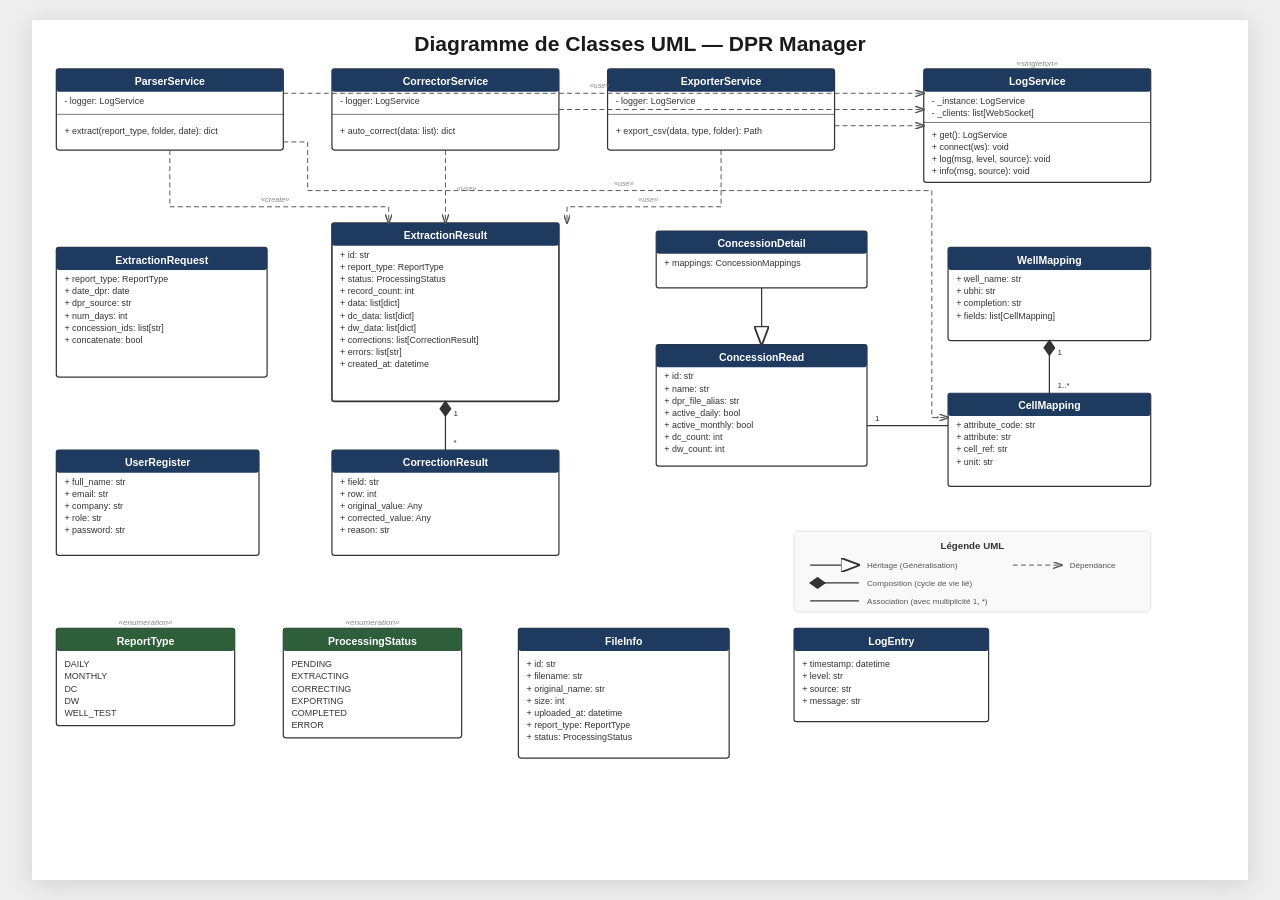
<file: static/uml_classes.html>
<!DOCTYPE html>
<html lang="fr">
<head>
<meta charset="UTF-8">
<title>Diagramme de Classes UML — DPR Manager</title>
<style>
  @page { size: A3 landscape; margin: 10mm; }
  * { margin: 0; padding: 0; box-sizing: border-box; }
  body { background: #eee; display: flex; justify-content: center; align-items: center; min-height: 100vh; padding: 10px; }
  .page { background: white; box-shadow: 0 4px 24px rgba(0,0,0,0.12); display: flex; justify-content: center; align-items: center; width: min(95vw, 1500px); aspect-ratio: 1.414; }
  svg { width: 100%; height: 100%; }
  @media print { body { background: white; } .page { box-shadow: none; width: 100%; } }
</style>
</head>
<body>
<div class="page">
<svg viewBox="0 0 1500 1060" xmlns="http://www.w3.org/2000/svg" font-family="Segoe UI, Helvetica, Arial, sans-serif">

  <defs>
    <!-- Solid arrowhead (for dependency) -->
    <marker id="dep" markerWidth="10" markerHeight="7" refX="9" refY="3.5" orient="auto">
      <path d="M0,0 L10,3.5 L0,7" fill="none" stroke="#555" stroke-width="1.5"/>
    </marker>
    <!-- Filled diamond (composition) -->
    <marker id="comp" markerWidth="14" markerHeight="10" refX="1" refY="5" orient="auto">
      <path d="M7,0 L14,5 L7,10 L0,5 Z" fill="#333"/>
    </marker>
    <!-- Hollow triangle (inheritance) -->
    <marker id="inh" markerWidth="16" markerHeight="12" refX="15" refY="6" orient="auto">
      <path d="M0,0 L16,6 L0,12 Z" fill="white" stroke="#333" stroke-width="1.5"/>
    </marker>
  </defs>

  <!-- Title -->
  <text x="750" y="38" text-anchor="middle" font-size="26" font-weight="800" fill="#1a1a1a">Diagramme de Classes UML — DPR Manager</text>

  <!-- ══════════════════════════════════════════════════════════ -->
  <!-- ROW 1: Services (y=60) -->
  <!-- ══════════════════════════════════════════════════════════ -->

  <!-- ParserService (x=30, y=60) -->
  <rect x="30" y="60" width="280" height="100" rx="3" fill="white" stroke="#333" stroke-width="1.5"/>
  <rect x="30" y="60" width="280" height="28" rx="3" fill="#1e3a5f"/>
  <text x="170" y="80" text-anchor="middle" font-size="13" font-weight="700" fill="white">ParserService</text>
  <line x1="30" y1="116" x2="310" y2="116" stroke="#333" stroke-width="0.8"/>
  <text x="40" y="103" font-size="11" fill="#333">- logger: LogService</text>
  <text x="40" y="140" font-size="11" fill="#333">+ extract(report_type, folder, date): dict</text>

  <!-- CorrectorService (x=370, y=60) -->
  <rect x="370" y="60" width="280" height="100" rx="3" fill="white" stroke="#333" stroke-width="1.5"/>
  <rect x="370" y="60" width="280" height="28" rx="3" fill="#1e3a5f"/>
  <text x="510" y="80" text-anchor="middle" font-size="13" font-weight="700" fill="white">CorrectorService</text>
  <line x1="370" y1="116" x2="650" y2="116" stroke="#333" stroke-width="0.8"/>
  <text x="380" y="103" font-size="11" fill="#333">- logger: LogService</text>
  <text x="380" y="140" font-size="11" fill="#333">+ auto_correct(data: list): dict</text>

  <!-- ExporterService (x=710, y=60) -->
  <rect x="710" y="60" width="280" height="100" rx="3" fill="white" stroke="#333" stroke-width="1.5"/>
  <rect x="710" y="60" width="280" height="28" rx="3" fill="#1e3a5f"/>
  <text x="850" y="80" text-anchor="middle" font-size="13" font-weight="700" fill="white">ExporterService</text>
  <line x1="710" y1="116" x2="990" y2="116" stroke="#333" stroke-width="0.8"/>
  <text x="720" y="103" font-size="11" fill="#333">- logger: LogService</text>
  <text x="720" y="140" font-size="11" fill="#333">+ export_csv(data, type, folder): Path</text>

  <!-- LogService (x=1100, y=60) -->
  <rect x="1100" y="60" width="280" height="140" rx="3" fill="white" stroke="#333" stroke-width="1.5"/>
  <rect x="1100" y="60" width="280" height="28" rx="3" fill="#1e3a5f"/>
  <text x="1240" y="56" text-anchor="middle" font-size="10" fill="#888" font-style="italic">&#171;singleton&#187;</text>
  <text x="1240" y="80" text-anchor="middle" font-size="13" font-weight="700" fill="white">LogService</text>
  <text x="1110" y="103" font-size="11" fill="#333">- _instance: LogService</text>
  <text x="1110" y="118" font-size="11" fill="#333">- _clients: list[WebSocket]</text>
  <line x1="1100" y1="126" x2="1380" y2="126" stroke="#333" stroke-width="0.8"/>
  <text x="1110" y="145" font-size="11" fill="#333">+ get(): LogService</text>
  <text x="1110" y="160" font-size="11" fill="#333">+ connect(ws): void</text>
  <text x="1110" y="175" font-size="11" fill="#333">+ log(msg, level, source): void</text>
  <text x="1110" y="190" font-size="11" fill="#333">+ info(msg, source): void</text>

  <!-- ══════════════════════════════════════════════════════════ -->
  <!-- ROW 2: Core Models (y=280) -->
  <!-- ══════════════════════════════════════════════════════════ -->

  <!-- ExtractionRequest (x=30, y=280) -->
  <rect x="30" y="280" width="260" height="160" rx="3" fill="white" stroke="#333" stroke-width="1.5"/>
  <rect x="30" y="280" width="260" height="28" rx="3" fill="#1e3a5f"/>
  <text x="160" y="300" text-anchor="middle" font-size="13" font-weight="700" fill="white">ExtractionRequest</text>
  <text x="40" y="323" font-size="11" fill="#333">+ report_type: ReportType</text>
  <text x="40" y="338" font-size="11" fill="#333">+ date_dpr: date</text>
  <text x="40" y="353" font-size="11" fill="#333">+ dpr_source: str</text>
  <text x="40" y="368" font-size="11" fill="#333">+ num_days: int</text>
  <text x="40" y="383" font-size="11" fill="#333">+ concession_ids: list[str]</text>
  <text x="40" y="398" font-size="11" fill="#333">+ concatenate: bool</text>

  <!-- ExtractionResult (x=370, y=250) — CENTRAL CLASS -->
  <rect x="370" y="250" width="280" height="220" rx="3" fill="white" stroke="#333" stroke-width="2"/>
  <rect x="370" y="250" width="280" height="28" rx="3" fill="#1e3a5f"/>
  <text x="510" y="270" text-anchor="middle" font-size="13" font-weight="700" fill="white">ExtractionResult</text>
  <text x="380" y="293" font-size="11" fill="#333">+ id: str</text>
  <text x="380" y="308" font-size="11" fill="#333">+ report_type: ReportType</text>
  <text x="380" y="323" font-size="11" fill="#333">+ status: ProcessingStatus</text>
  <text x="380" y="338" font-size="11" fill="#333">+ record_count: int</text>
  <text x="380" y="353" font-size="11" fill="#333">+ data: list[dict]</text>
  <text x="380" y="368" font-size="11" fill="#333">+ dc_data: list[dict]</text>
  <text x="380" y="383" font-size="11" fill="#333">+ dw_data: list[dict]</text>
  <text x="380" y="398" font-size="11" fill="#333">+ corrections: list[CorrectionResult]</text>
  <text x="380" y="413" font-size="11" fill="#333">+ errors: list[str]</text>
  <text x="380" y="428" font-size="11" fill="#333">+ created_at: datetime</text>

  <!-- CorrectionResult (x=370, y=530) -->
  <rect x="370" y="530" width="280" height="130" rx="3" fill="white" stroke="#333" stroke-width="1.5"/>
  <rect x="370" y="530" width="280" height="28" rx="3" fill="#1e3a5f"/>
  <text x="510" y="550" text-anchor="middle" font-size="13" font-weight="700" fill="white">CorrectionResult</text>
  <text x="380" y="573" font-size="11" fill="#333">+ field: str</text>
  <text x="380" y="588" font-size="11" fill="#333">+ row: int</text>
  <text x="380" y="603" font-size="11" fill="#333">+ original_value: Any</text>
  <text x="380" y="618" font-size="11" fill="#333">+ corrected_value: Any</text>
  <text x="380" y="633" font-size="11" fill="#333">+ reason: str</text>

  <!-- UserRegister (x=30, y=530) -->
  <rect x="30" y="530" width="250" height="130" rx="3" fill="white" stroke="#333" stroke-width="1.5"/>
  <rect x="30" y="530" width="250" height="28" rx="3" fill="#1e3a5f"/>
  <text x="155" y="550" text-anchor="middle" font-size="13" font-weight="700" fill="white">UserRegister</text>
  <text x="40" y="573" font-size="11" fill="#333">+ full_name: str</text>
  <text x="40" y="588" font-size="11" fill="#333">+ email: str</text>
  <text x="40" y="603" font-size="11" fill="#333">+ company: str</text>
  <text x="40" y="618" font-size="11" fill="#333">+ role: str</text>
  <text x="40" y="633" font-size="11" fill="#333">+ password: str</text>

  <!-- ══════════════════════════════════════════════════════════ -->
  <!-- ROW 2 RIGHT: Concession classes -->
  <!-- ══════════════════════════════════════════════════════════ -->

  <!-- ConcessionDetail (x=770, y=260) -->
  <rect x="770" y="260" width="260" height="70" rx="3" fill="white" stroke="#333" stroke-width="1.5"/>
  <rect x="770" y="260" width="260" height="28" rx="3" fill="#1e3a5f"/>
  <text x="900" y="280" text-anchor="middle" font-size="13" font-weight="700" fill="white">ConcessionDetail</text>
  <text x="780" y="303" font-size="11" fill="#333">+ mappings: ConcessionMappings</text>

  <!-- ConcessionRead (x=770, y=400) -->
  <rect x="770" y="400" width="260" height="150" rx="3" fill="white" stroke="#333" stroke-width="1.5"/>
  <rect x="770" y="400" width="260" height="28" rx="3" fill="#1e3a5f"/>
  <text x="900" y="420" text-anchor="middle" font-size="13" font-weight="700" fill="white">ConcessionRead</text>
  <text x="780" y="443" font-size="11" fill="#333">+ id: str</text>
  <text x="780" y="458" font-size="11" fill="#333">+ name: str</text>
  <text x="780" y="473" font-size="11" fill="#333">+ dpr_file_alias: str</text>
  <text x="780" y="488" font-size="11" fill="#333">+ active_daily: bool</text>
  <text x="780" y="503" font-size="11" fill="#333">+ active_monthly: bool</text>
  <text x="780" y="518" font-size="11" fill="#333">+ dc_count: int</text>
  <text x="780" y="533" font-size="11" fill="#333">+ dw_count: int</text>

  <!-- ══════════════════════════════════════════════════════════ -->
  <!-- ROW 2 FAR RIGHT: Mapping classes -->
  <!-- ══════════════════════════════════════════════════════════ -->

  <!-- WellMapping (x=1130, y=280) -->
  <rect x="1130" y="280" width="250" height="115" rx="3" fill="white" stroke="#333" stroke-width="1.5"/>
  <rect x="1130" y="280" width="250" height="28" rx="3" fill="#1e3a5f"/>
  <text x="1255" y="300" text-anchor="middle" font-size="13" font-weight="700" fill="white">WellMapping</text>
  <text x="1140" y="323" font-size="11" fill="#333">+ well_name: str</text>
  <text x="1140" y="338" font-size="11" fill="#333">+ ubhi: str</text>
  <text x="1140" y="353" font-size="11" fill="#333">+ completion: str</text>
  <text x="1140" y="368" font-size="11" fill="#333">+ fields: list[CellMapping]</text>

  <!-- CellMapping (x=1130, y=460) -->
  <rect x="1130" y="460" width="250" height="115" rx="3" fill="white" stroke="#333" stroke-width="1.5"/>
  <rect x="1130" y="460" width="250" height="28" rx="3" fill="#1e3a5f"/>
  <text x="1255" y="480" text-anchor="middle" font-size="13" font-weight="700" fill="white">CellMapping</text>
  <text x="1140" y="503" font-size="11" fill="#333">+ attribute_code: str</text>
  <text x="1140" y="518" font-size="11" fill="#333">+ attribute: str</text>
  <text x="1140" y="533" font-size="11" fill="#333">+ cell_ref: str</text>
  <text x="1140" y="548" font-size="11" fill="#333">+ unit: str</text>

  <!-- ══════════════════════════════════════════════════════════ -->
  <!-- ROW 3: Enums (y=750) -->
  <!-- ══════════════════════════════════════════════════════════ -->

  <!-- ReportType enum (x=30, y=750) -->
  <rect x="30" y="750" width="220" height="120" rx="3" fill="white" stroke="#333" stroke-width="1.5"/>
  <rect x="30" y="750" width="220" height="28" rx="3" fill="#2e5f3a"/>
  <text x="140" y="746" text-anchor="middle" font-size="10" fill="#888" font-style="italic">&#171;enumeration&#187;</text>
  <text x="140" y="770" text-anchor="middle" font-size="13" font-weight="700" fill="white">ReportType</text>
  <text x="40" y="798" font-size="11" fill="#333">DAILY</text>
  <text x="40" y="813" font-size="11" fill="#333">MONTHLY</text>
  <text x="40" y="828" font-size="11" fill="#333">DC</text>
  <text x="40" y="843" font-size="11" fill="#333">DW</text>
  <text x="40" y="858" font-size="11" fill="#333">WELL_TEST</text>

  <!-- ProcessingStatus enum (x=310, y=750) -->
  <rect x="310" y="750" width="220" height="135" rx="3" fill="white" stroke="#333" stroke-width="1.5"/>
  <rect x="310" y="750" width="220" height="28" rx="3" fill="#2e5f3a"/>
  <text x="420" y="746" text-anchor="middle" font-size="10" fill="#888" font-style="italic">&#171;enumeration&#187;</text>
  <text x="420" y="770" text-anchor="middle" font-size="13" font-weight="700" fill="white">ProcessingStatus</text>
  <text x="320" y="798" font-size="11" fill="#333">PENDING</text>
  <text x="320" y="813" font-size="11" fill="#333">EXTRACTING</text>
  <text x="320" y="828" font-size="11" fill="#333">CORRECTING</text>
  <text x="320" y="843" font-size="11" fill="#333">EXPORTING</text>
  <text x="320" y="858" font-size="11" fill="#333">COMPLETED</text>
  <text x="320" y="873" font-size="11" fill="#333">ERROR</text>

  <!-- FileInfo (x=600, y=750) -->
  <rect x="600" y="750" width="260" height="160" rx="3" fill="white" stroke="#333" stroke-width="1.5"/>
  <rect x="600" y="750" width="260" height="28" rx="3" fill="#1e3a5f"/>
  <text x="730" y="770" text-anchor="middle" font-size="13" font-weight="700" fill="white">FileInfo</text>
  <text x="610" y="798" font-size="11" fill="#333">+ id: str</text>
  <text x="610" y="813" font-size="11" fill="#333">+ filename: str</text>
  <text x="610" y="828" font-size="11" fill="#333">+ original_name: str</text>
  <text x="610" y="843" font-size="11" fill="#333">+ size: int</text>
  <text x="610" y="858" font-size="11" fill="#333">+ uploaded_at: datetime</text>
  <text x="610" y="873" font-size="11" fill="#333">+ report_type: ReportType</text>
  <text x="610" y="888" font-size="11" fill="#333">+ status: ProcessingStatus</text>

  <!-- LogEntry (x=940, y=750) -->
  <rect x="940" y="750" width="240" height="115" rx="3" fill="white" stroke="#333" stroke-width="1.5"/>
  <rect x="940" y="750" width="240" height="28" rx="3" fill="#1e3a5f"/>
  <text x="1060" y="770" text-anchor="middle" font-size="13" font-weight="700" fill="white">LogEntry</text>
  <text x="950" y="798" font-size="11" fill="#333">+ timestamp: datetime</text>
  <text x="950" y="813" font-size="11" fill="#333">+ level: str</text>
  <text x="950" y="828" font-size="11" fill="#333">+ source: str</text>
  <text x="950" y="843" font-size="11" fill="#333">+ message: str</text>

  <!-- ══════════════════════════════════════════════════════════ -->
  <!-- RELATIONSHIPS -->
  <!-- ══════════════════════════════════════════════════════════ -->

  <!-- === DEPENDENCY (dashed): Services → LogService === -->
  <!-- ParserService → LogService -->
  <line x1="310" y1="90" x2="1100" y2="90" stroke="#555" stroke-width="1.2" stroke-dasharray="6,4" marker-end="url(#dep)"/>
  <text x="700" y="84" text-anchor="middle" font-size="9" fill="#888" font-style="italic">&#171;use&#187;</text>

  <!-- CorrectorService → LogService -->
  <line x1="650" y1="110" x2="1100" y2="110" stroke="#555" stroke-width="1.2" stroke-dasharray="6,4" marker-end="url(#dep)"/>

  <!-- ExporterService → LogService -->
  <line x1="990" y1="130" x2="1100" y2="130" stroke="#555" stroke-width="1.2" stroke-dasharray="6,4" marker-end="url(#dep)"/>

  <!-- === DEPENDENCY (dashed): ParserService → ExtractionResult === -->
  <!-- Goes down from Parser bottom to ExtractionResult top -->
  <line x1="170" y1="160" x2="170" y2="230" stroke="#555" stroke-width="1.2" stroke-dasharray="6,4"/>
  <line x1="170" y1="230" x2="440" y2="230" stroke="#555" stroke-width="1.2" stroke-dasharray="6,4"/>
  <line x1="440" y1="230" x2="440" y2="250" stroke="#555" stroke-width="1.2" stroke-dasharray="6,4" marker-end="url(#dep)"/>
  <text x="300" y="224" text-anchor="middle" font-size="9" fill="#888" font-style="italic">&#171;create&#187;</text>

  <!-- === DEPENDENCY (dashed): CorrectorService → ExtractionResult === -->
  <line x1="510" y1="160" x2="510" y2="250" stroke="#555" stroke-width="1.2" stroke-dasharray="6,4" marker-end="url(#dep)"/>
  <text x="524" y="210" font-size="9" fill="#888" font-style="italic">&#171;use&#187;</text>

  <!-- === DEPENDENCY (dashed): ExporterService → ExtractionResult === -->
  <line x1="850" y1="160" x2="850" y2="230" stroke="#555" stroke-width="1.2" stroke-dasharray="6,4"/>
  <line x1="850" y1="230" x2="660" y2="230" stroke="#555" stroke-width="1.2" stroke-dasharray="6,4"/>
  <line x1="660" y1="230" x2="660" y2="250" stroke="#555" stroke-width="1.2" stroke-dasharray="6,4" marker-end="url(#dep)"/>
  <text x="760" y="224" text-anchor="middle" font-size="9" fill="#888" font-style="italic">&#171;use&#187;</text>

  <!-- === COMPOSITION: ExtractionResult ◆── CorrectionResult === -->
  <line x1="510" y1="470" x2="510" y2="530" stroke="#333" stroke-width="1.5" marker-start="url(#comp)"/>
  <text x="520" y="488" font-size="10" fill="#333">1</text>
  <text x="520" y="524" font-size="10" fill="#333">*</text>

  <!-- === INHERITANCE: ConcessionDetail ──▷ ConcessionRead === -->
  <line x1="900" y1="330" x2="900" y2="400" stroke="#333" stroke-width="1.5" marker-end="url(#inh)"/>

  <!-- === COMPOSITION: WellMapping ◆── CellMapping === -->
  <line x1="1255" y1="395" x2="1255" y2="460" stroke="#333" stroke-width="1.5" marker-start="url(#comp)"/>
  <text x="1265" y="413" font-size="10" fill="#333">1</text>
  <text x="1265" y="454" font-size="10" fill="#333">1..*</text>

  <!-- === ASSOCIATION: ConcessionRead 1──* CellMapping === -->
  <line x1="1030" y1="500" x2="1130" y2="500" stroke="#333" stroke-width="1.5"/>
  <text x="1040" y="494" font-size="10" fill="#333">1</text>
  <text x="1115" y="494" font-size="10" fill="#333">*</text>

  <!-- === DEPENDENCY: ParserService → CellMapping === -->
  <line x1="310" y1="150" x2="340" y2="150" stroke="#555" stroke-width="1.2" stroke-dasharray="6,4"/>
  <line x1="340" y1="150" x2="340" y2="210" stroke="#555" stroke-width="1.2" stroke-dasharray="6,4"/>
  <line x1="340" y1="210" x2="1110" y2="210" stroke="#555" stroke-width="1.2" stroke-dasharray="6,4"/>
  <line x1="1110" y1="210" x2="1110" y2="490" stroke="#555" stroke-width="1.2" stroke-dasharray="6,4"/>
  <line x1="1110" y1="490" x2="1130" y2="490" stroke="#555" stroke-width="1.2" stroke-dasharray="6,4" marker-end="url(#dep)"/>
  <text x="730" y="204" text-anchor="middle" font-size="9" fill="#888" font-style="italic">&#171;use&#187;</text>

  <!-- ══════════════════════════════════════════════════════════ -->
  <!-- LEGEND -->
  <!-- ══════════════════════════════════════════════════════════ -->
  <rect x="940" y="630" width="440" height="100" rx="6" fill="#f9f9f9" stroke="#ddd" stroke-width="1"/>
  <text x="1160" y="652" text-anchor="middle" font-size="12" font-weight="700" fill="#333">Légende UML</text>

  <!-- Inheritance -->
  <line x1="960" y1="672" x2="1020" y2="672" stroke="#333" stroke-width="1.5" marker-end="url(#inh)"/>
  <text x="1030" y="676" font-size="10" fill="#555">Héritage (Généralisation)</text>

  <!-- Composition -->
  <line x1="960" y1="694" x2="1020" y2="694" stroke="#333" stroke-width="1.5" marker-start="url(#comp)"/>
  <text x="1030" y="698" font-size="10" fill="#555">Composition (cycle de vie lié)</text>

  <!-- Association -->
  <line x1="960" y1="716" x2="1020" y2="716" stroke="#333" stroke-width="1.5"/>
  <text x="1030" y="720" font-size="10" fill="#555">Association (avec multiplicité 1, *)</text>

  <!-- Dependency -->
  <line x1="960" y1="694" x2="960" y2="694" stroke="none"/>
  <line x1="1210" y1="672" x2="1270" y2="672" stroke="#555" stroke-width="1.2" stroke-dasharray="6,4" marker-end="url(#dep)"/>
  <text x="1280" y="676" font-size="10" fill="#555">Dépendance</text>

</svg>
</div>
</body>
</html>
</file>
